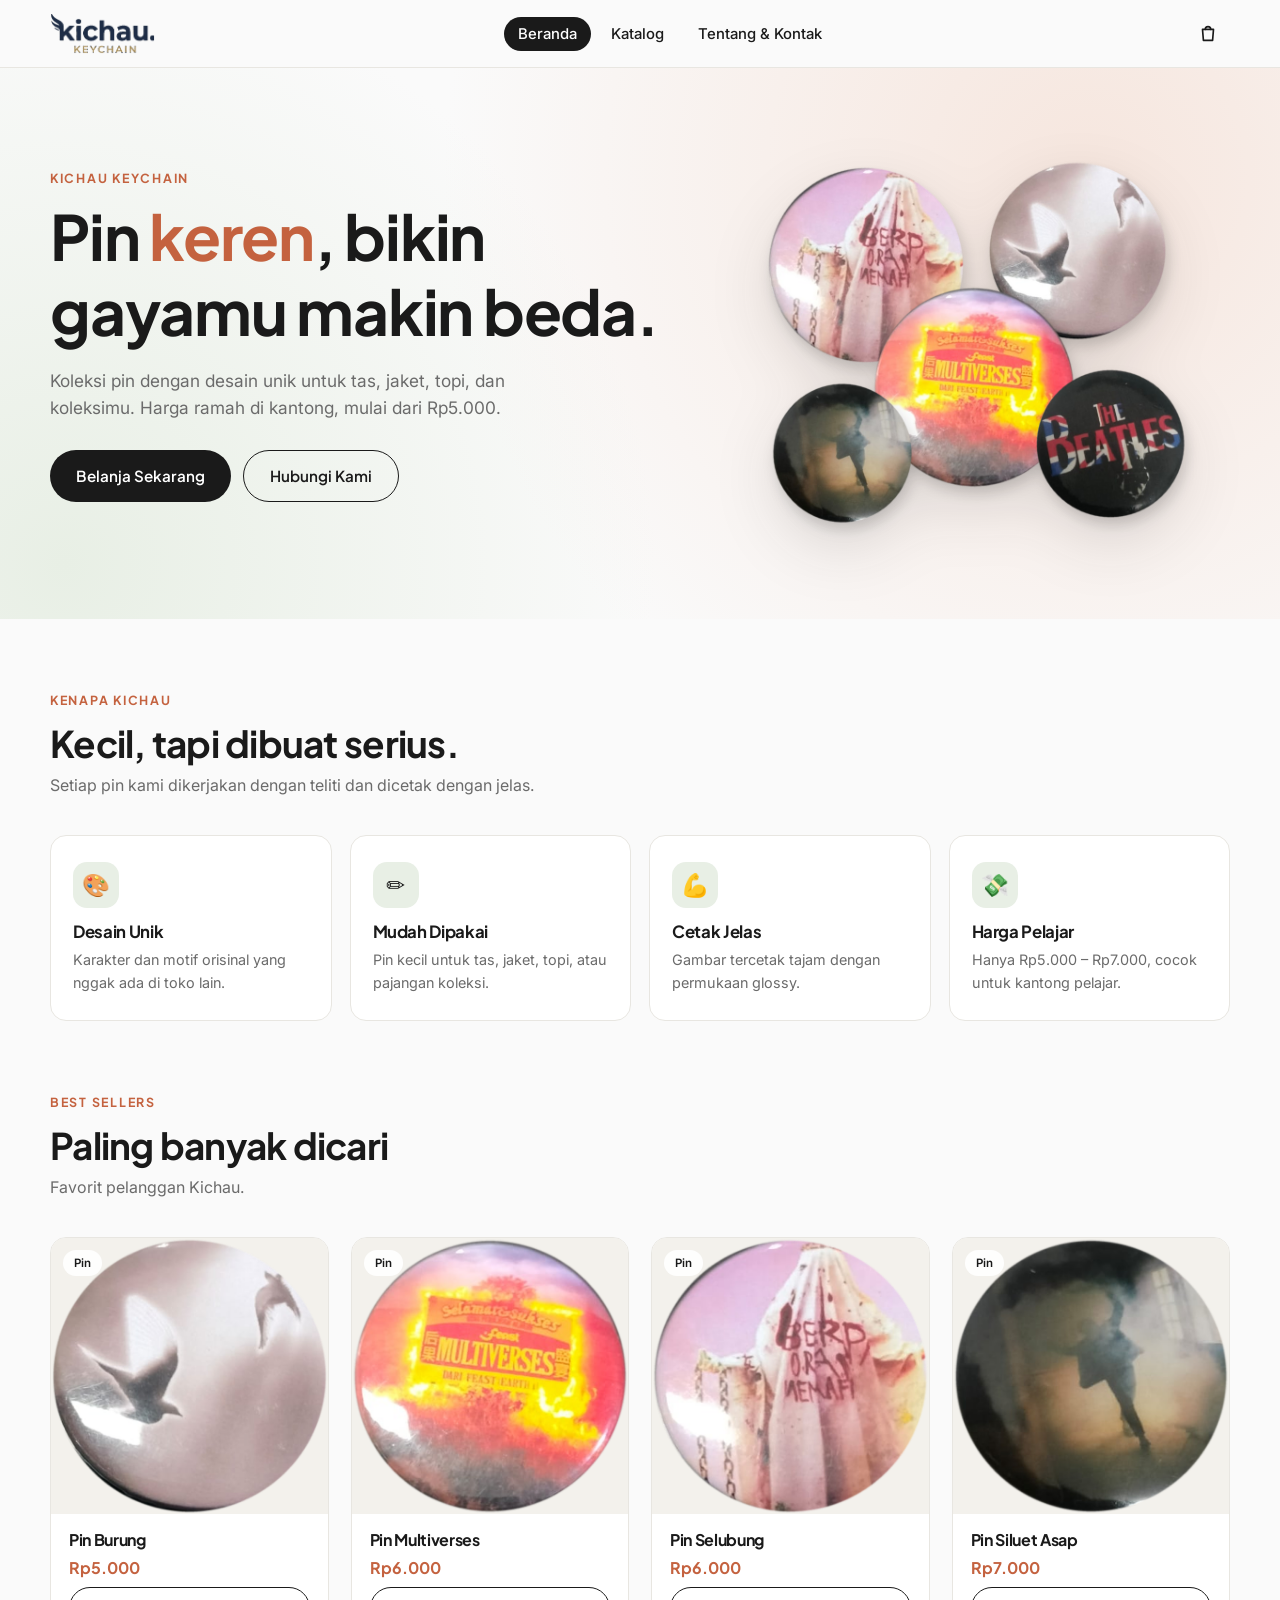
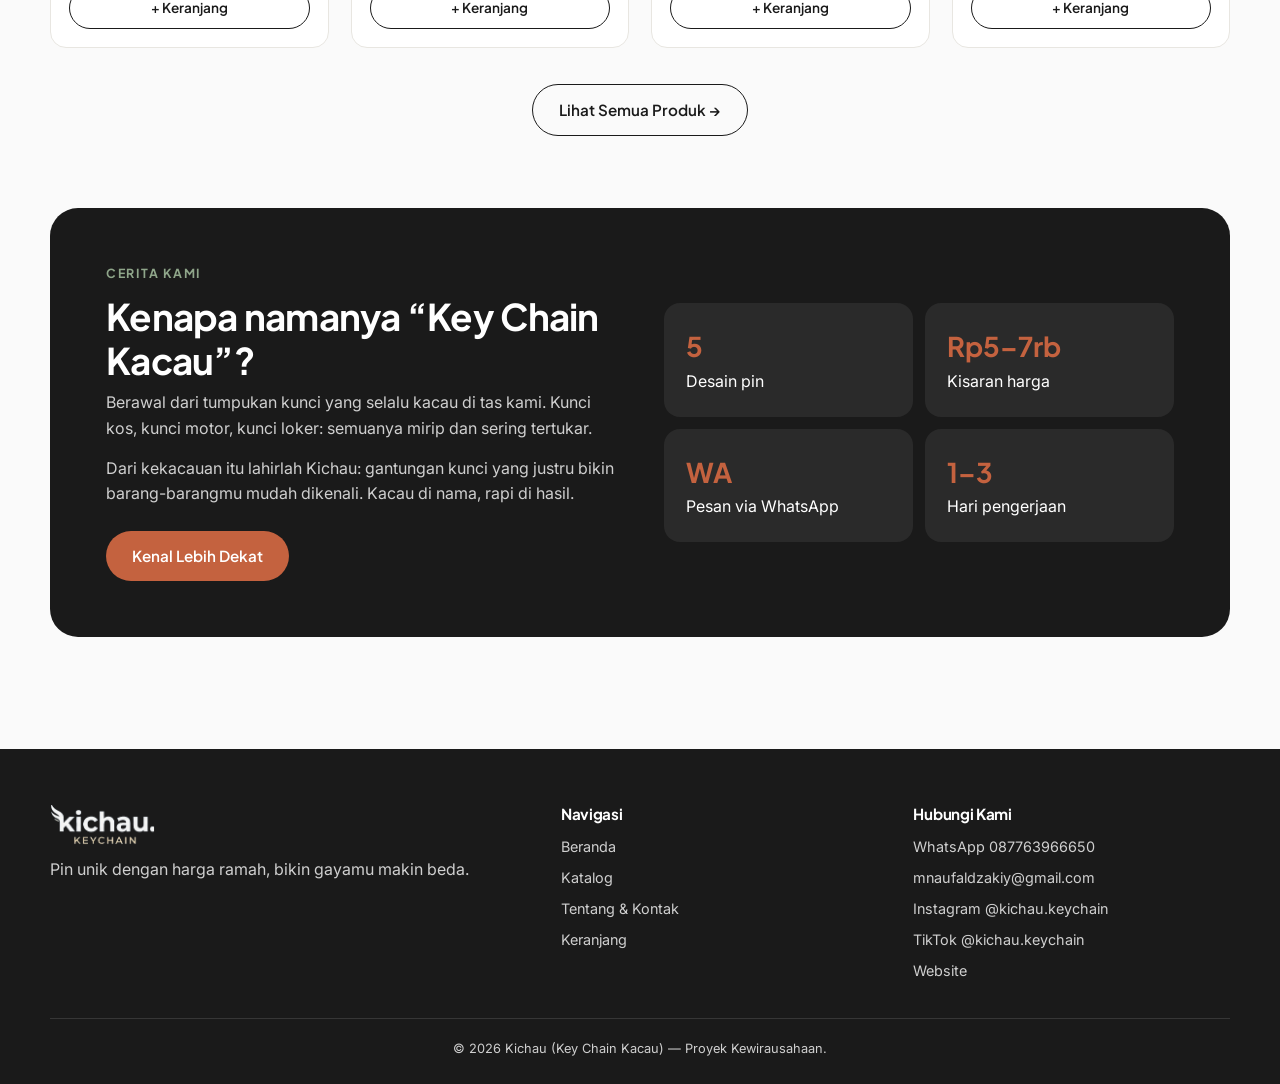
<file: index.html>
<!DOCTYPE html>
<html lang="id">
<head>
  <meta charset="UTF-8">
  <meta name="viewport" content="width=device-width, initial-scale=1">
  <title>Kichau — Key Chain Kacau | Gantungan Kunci Unik & Custom</title>
  <meta name="description" content="Kichau menjual gantungan kunci unik, estetik, dan custom.">
  <link rel="icon" href="assets/images/favicon.png" type="image/png">
  <!-- Font Google: Plus Jakarta Sans (judul) & Inter (isi) -->
  <link rel="preconnect" href="https://fonts.googleapis.com">
  <link rel="preconnect" href="https://fonts.gstatic.com" crossorigin>
  <link href="https://fonts.googleapis.com/css2?family=Inter:wght@400;500;600&family=Plus+Jakarta+Sans:wght@600;700;800&display=swap" rel="stylesheet">
  <link rel="stylesheet" href="css/style.css">
</head>
<body data-page="beranda">
  <!-- Navbar disisipkan otomatis oleh main.js -->
  <div id="site-header"></div>

  <!-- ===== HERO ===== -->
  <header class="hero">
    <div class="container">
      <div>
        <span class="eyebrow">Kichau Keychain</span>
        <h1>Pin <em>keren</em>, bikin gayamu makin beda.</h1>
        <p>Koleksi pin dengan desain unik untuk tas, jaket, topi, dan koleksimu. Harga ramah di kantong, mulai dari Rp5.000.</p>
        <div class="hero-aksi">
          <a href="katalog.html" class="btn btn-primer">Belanja Sekarang</a>
          <a href="tentang-kontak.html" class="btn btn-garis">Hubungi Kami</a>
        </div>
      </div>
      <!-- Gambar melayang (animasi floating) -->
      <div class="hero-gambar"><img src="assets/images/hero-pin.png" alt="Koleksi pin Kichau"></div>
    </div>
  </header>

  <!-- ===== KEUNGGULAN ===== -->
  <section class="section">
    <div class="container">
      <span class="eyebrow reveal">Kenapa Kichau</span>
      <h2 class="section-judul reveal">Kecil, tapi dibuat serius.</h2>
      <p class="section-sub reveal">Setiap pin kami dikerjakan dengan teliti dan dicetak dengan jelas.</p>
      <div class="grid-keunggulan">
        <div class="kartu-fitur reveal"><div class="ikon">🎨</div><h3>Desain Unik</h3><p>Karakter dan motif orisinal yang nggak ada di toko lain.</p></div>
        <div class="kartu-fitur reveal"><div class="ikon">✏️</div><h3>Mudah Dipakai</h3><p>Pin kecil untuk tas, jaket, topi, atau pajangan koleksi.</p></div>
        <div class="kartu-fitur reveal"><div class="ikon">💪</div><h3>Cetak Jelas</h3><p>Gambar tercetak tajam dengan permukaan glossy.</p></div>
        <div class="kartu-fitur reveal"><div class="ikon">💸</div><h3>Harga Pelajar</h3><p>Hanya Rp5.000 – Rp7.000, cocok untuk kantong pelajar.</p></div>
      </div>
    </div>
  </section>

  <!-- ===== BEST SELLERS (diisi dari data-produk.js) ===== -->
  <section class="section" style="padding-top:0">
    <div class="container">
      <span class="eyebrow reveal">Best Sellers</span>
      <h2 class="section-judul reveal">Paling banyak dicari</h2>
      <p class="section-sub reveal">Favorit pelanggan Kichau.</p>
      <div class="grid-produk" id="best-sellers"></div>
      <div class="lihat-semua reveal"><a href="katalog.html" class="btn btn-garis">Lihat Semua Produk →</a></div>
    </div>
  </section>

  <!-- ===== CERITA DI BALIK NAMA ===== -->
  <section class="section" style="padding-top:0">
    <div class="container">
      <div class="cerita reveal">
        <div>
          <span class="eyebrow">Cerita Kami</span>
          <h2 class="section-judul">Kenapa namanya “Key Chain Kacau”?</h2>
          <p>Berawal dari tumpukan kunci yang selalu kacau di tas kami. Kunci kos, kunci motor, kunci loker: semuanya mirip dan sering tertukar.</p>
          <p>Dari kekacauan itu lahirlah Kichau: gantungan kunci yang justru bikin barang-barangmu mudah dikenali. Kacau di nama, rapi di hasil.</p>
          <a href="tentang-kontak.html" class="btn btn-aksen" style="margin-top:10px">Kenal Lebih Dekat</a>
        </div>
        <div class="cerita-kata">
          <div><strong>5</strong>Desain pin</div><div><strong>Rp5–7rb</strong>Kisaran harga</div>
          <div><strong>WA</strong>Pesan via WhatsApp</div><div><strong>1–3</strong>Hari pengerjaan</div>
        </div>
      </div>
    </div>
  </section>

  <div id="site-footer"></div>
  <!-- Data produk dulu, baru logika utama -->
  <script src="js/data-produk.js"></script>
  <script src="js/main.js"></script>
</body>
</html>
</file>
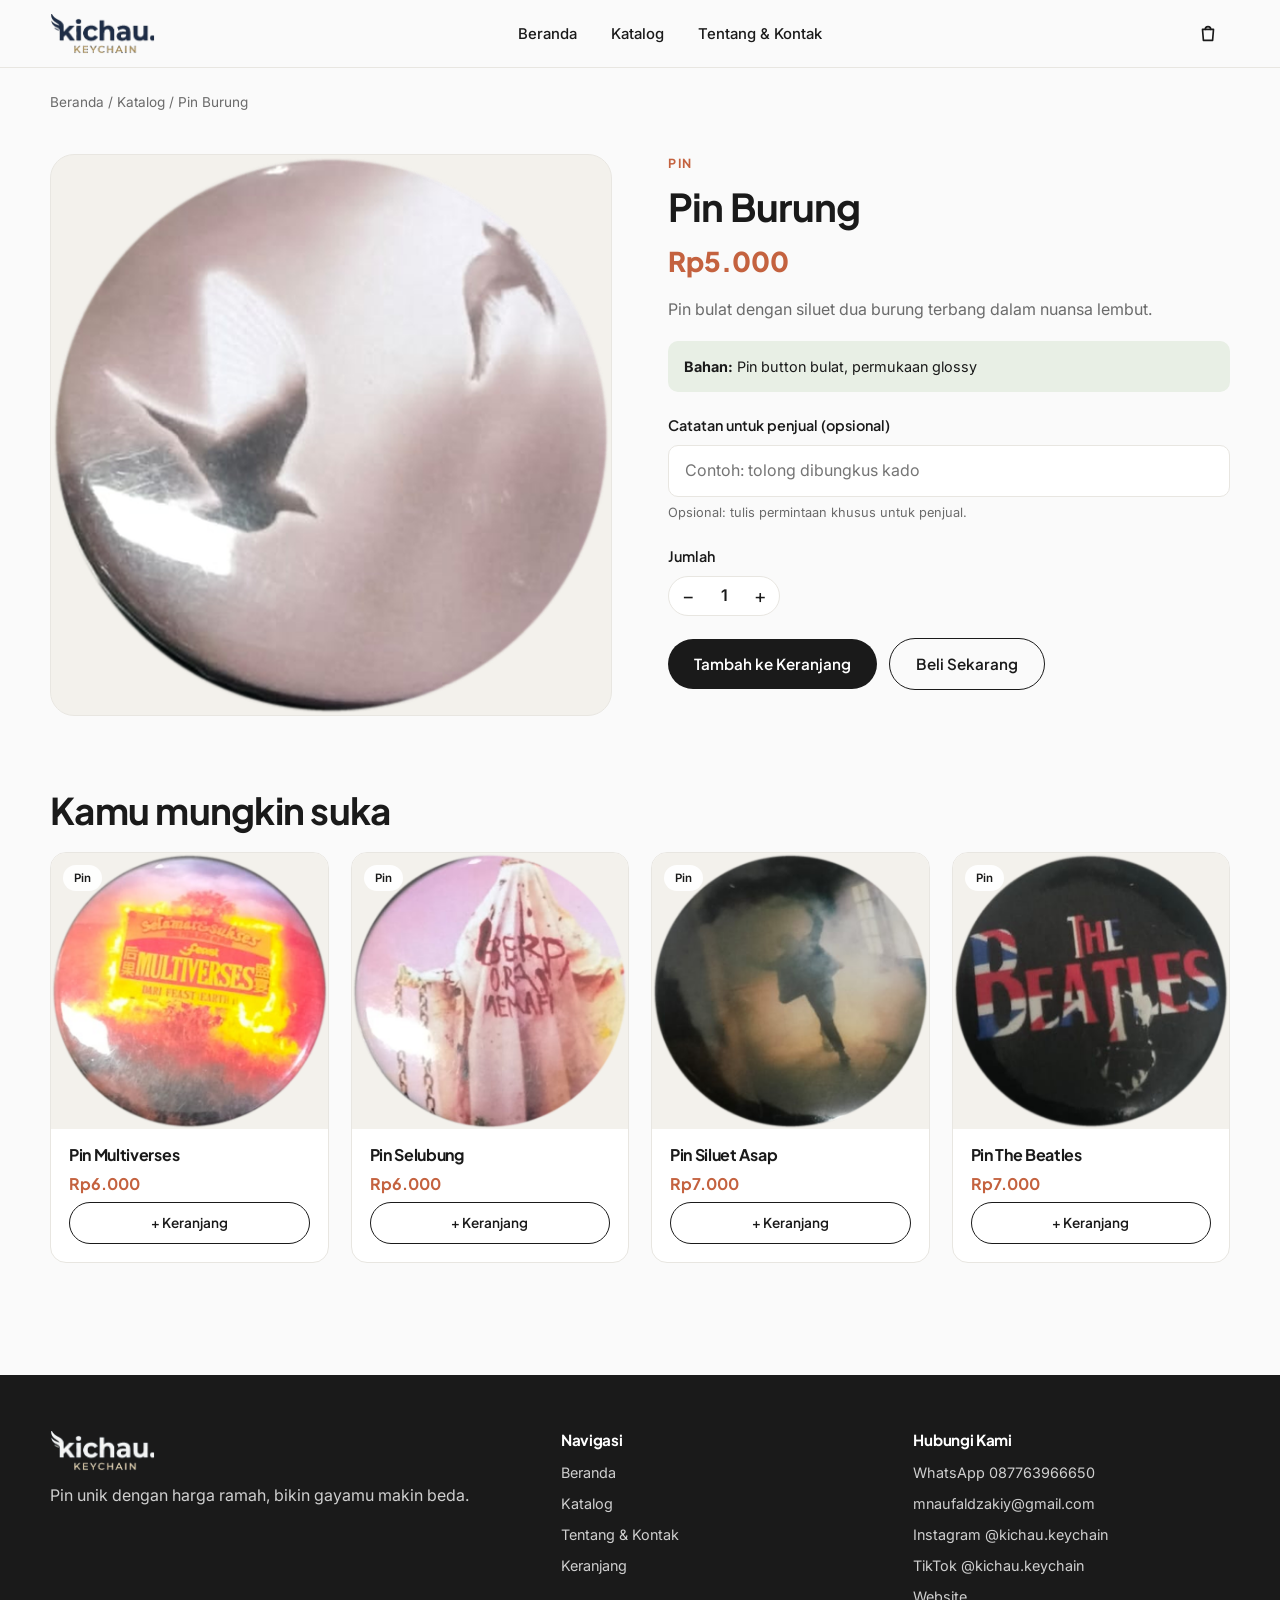
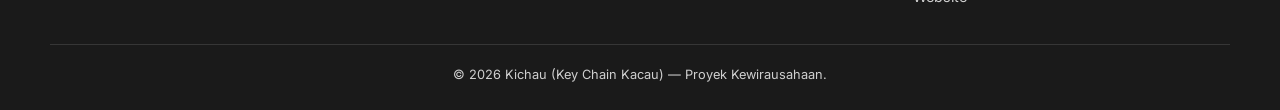
<file: detail-produk.html>
<!DOCTYPE html>
<html lang="id">
<head>
  <meta charset="UTF-8">
  <meta name="viewport" content="width=device-width, initial-scale=1">
  <title>Detail Produk — Kichau</title>
  <meta name="description" content="Detail gantungan kunci Kichau.">
  <link rel="icon" href="assets/images/favicon.png" type="image/png">
  <!-- Font Google: Plus Jakarta Sans (judul) & Inter (isi) -->
  <link rel="preconnect" href="https://fonts.googleapis.com">
  <link rel="preconnect" href="https://fonts.gstatic.com" crossorigin>
  <link href="https://fonts.googleapis.com/css2?family=Inter:wght@400;500;600&family=Plus+Jakarta+Sans:wght@600;700;800&display=swap" rel="stylesheet">
  <link rel="stylesheet" href="css/style.css">
</head>
<body data-page="detail" class="ada-aksi-bawah">
  <div id="site-header"></div>
  <main class="container">
    <div class="breadcrumb"><a href="index.html">Beranda</a> / <a href="katalog.html">Katalog</a> / <span id="bc-nama"></span></div>

    <!-- Tampilan split-screen: foto kiri, info kanan -->
    <section class="detail">
      <div class="detail-galeri">
        <div class="zoom-img"><img id="d-gambar" src="" alt=""></div>
      </div>

      <div class="detail-info">
        <span class="eyebrow" id="d-kategori"></span>
        <h1 id="d-nama"></h1>
        <div class="detail-harga" id="d-harga"></div>
        <p class="detail-desc" id="d-desc"></p>
        <div class="spek" id="d-bahan"></div>

        <!-- Pilihan variasi warna -->
        <div class="grup">
          <span class="label">Warna: <span id="d-warna-nama" style="font-weight:500"></span></span>
          <div class="swatch-wrap" id="d-warna"></div>
        </div>

        <!-- Kolom catatan / teks custom + pratinjau -->
        <div class="grup">
          <label class="label" for="catatan" id="label-catatan">Catatan</label>
          <input class="input" id="catatan" type="text" autocomplete="off">
          <p class="catatan-kecil">Opsional: tulis permintaan khusus untuk penjual.</p>
          <div id="preview-wrap" hidden>
            <div class="preview-custom"><div id="preview-box"></div></div>
          </div>
        </div>

        <!-- Jumlah -->
        <div class="grup">
          <span class="label">Jumlah</span>
          <div class="qty"><button id="qty-min" aria-label="Kurangi">−</button><span id="d-qty">1</span><button id="qty-plus" aria-label="Tambah">+</button></div>
        </div>

        <!-- Tombol (desktop) -->
        <div class="detail-aksi">
          <button class="btn btn-primer desktop-saja js-tambah">Tambah ke Keranjang</button>
          <button class="btn btn-garis desktop-saja js-beli">Beli Sekarang</button>
        </div>
      </div>
    </section>

    <section class="terkait">
      <h2 class="section-judul">Kamu mungkin suka</h2>
      <div class="grid-produk" id="terkait" style="margin-top:20px"></div>
    </section>
  </main>

  <!-- Sticky bottom action bar (khusus mobile) -->
  <div class="aksi-bawah">
    <div class="info"><small>Total</small><b id="bar-total">Rp0</b></div>
    <button class="btn btn-primer js-tambah">+ Keranjang</button>
    <button class="btn btn-aksen js-beli">Beli</button>
  </div>
  <div id="site-footer"></div>
  <!-- Data produk dulu, baru logika utama -->
  <script src="js/data-produk.js"></script>
  <script src="js/main.js"></script>
</body>
</html>
</file>
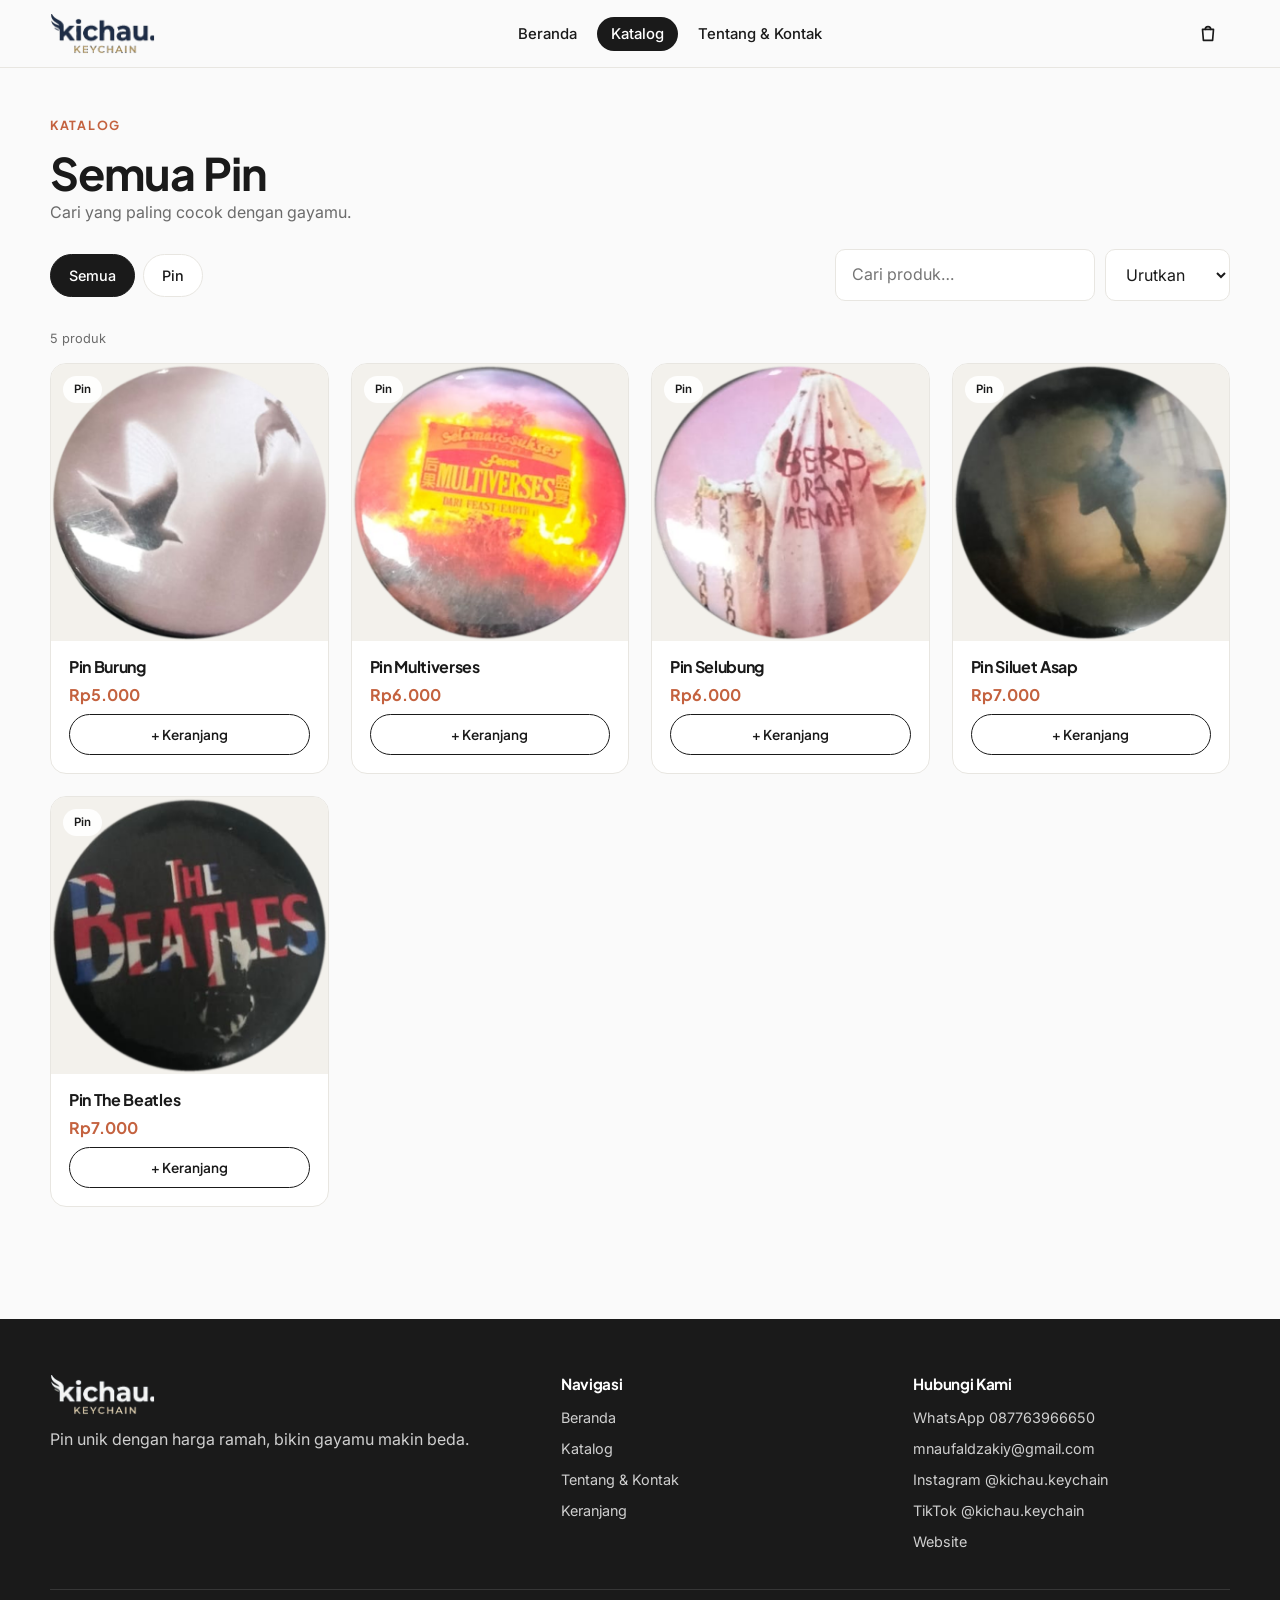
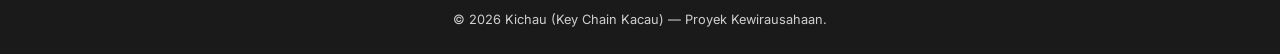
<file: katalog.html>
<!DOCTYPE html>
<html lang="id">
<head>
  <meta charset="UTF-8">
  <meta name="viewport" content="width=device-width, initial-scale=1">
  <title>Katalog — Kichau</title>
  <meta name="description" content="Daftar lengkap gantungan kunci Kichau.">
  <link rel="icon" href="assets/images/favicon.png" type="image/png">
  <!-- Font Google: Plus Jakarta Sans (judul) & Inter (isi) -->
  <link rel="preconnect" href="https://fonts.googleapis.com">
  <link rel="preconnect" href="https://fonts.gstatic.com" crossorigin>
  <link href="https://fonts.googleapis.com/css2?family=Inter:wght@400;500;600&family=Plus+Jakarta+Sans:wght@600;700;800&display=swap" rel="stylesheet">
  <link rel="stylesheet" href="css/style.css">
</head>
<body data-page="katalog">
  <div id="site-header"></div>
  <main class="container">
    <div class="page-header">
      <span class="eyebrow">Katalog</span>
      <h1>Semua Pin</h1>
      <p class="section-sub" style="margin-bottom:0">Cari yang paling cocok dengan gayamu.</p>
    </div>

    <!-- Filter kategori + pencarian + urutan -->
    <div class="toolbar">
      <div class="chip-wrap" id="chips"></div>
      <div class="toolbar-kanan">
        <input class="input" type="search" id="cari" placeholder="Cari produk…" aria-label="Cari produk">
        <select class="select" id="urut" aria-label="Urutkan">
          <option value="">Urutkan</option><option value="murah">Termurah</option><option value="mahal">Termahal</option>
        </select>
      </div>
    </div>
    <p id="jumlah-hasil" class="item-meta" style="margin-bottom:14px"></p>

    <!-- Grid produk (3–4 kolom di desktop, 2 kolom di mobile) -->
    <div class="grid-produk" id="grid-katalog" style="padding-bottom:72px"></div>
  </main>
  <div id="site-footer"></div>
  <!-- Data produk dulu, baru logika utama -->
  <script src="js/data-produk.js"></script>
  <script src="js/main.js"></script>
</body>
</html>
</file>
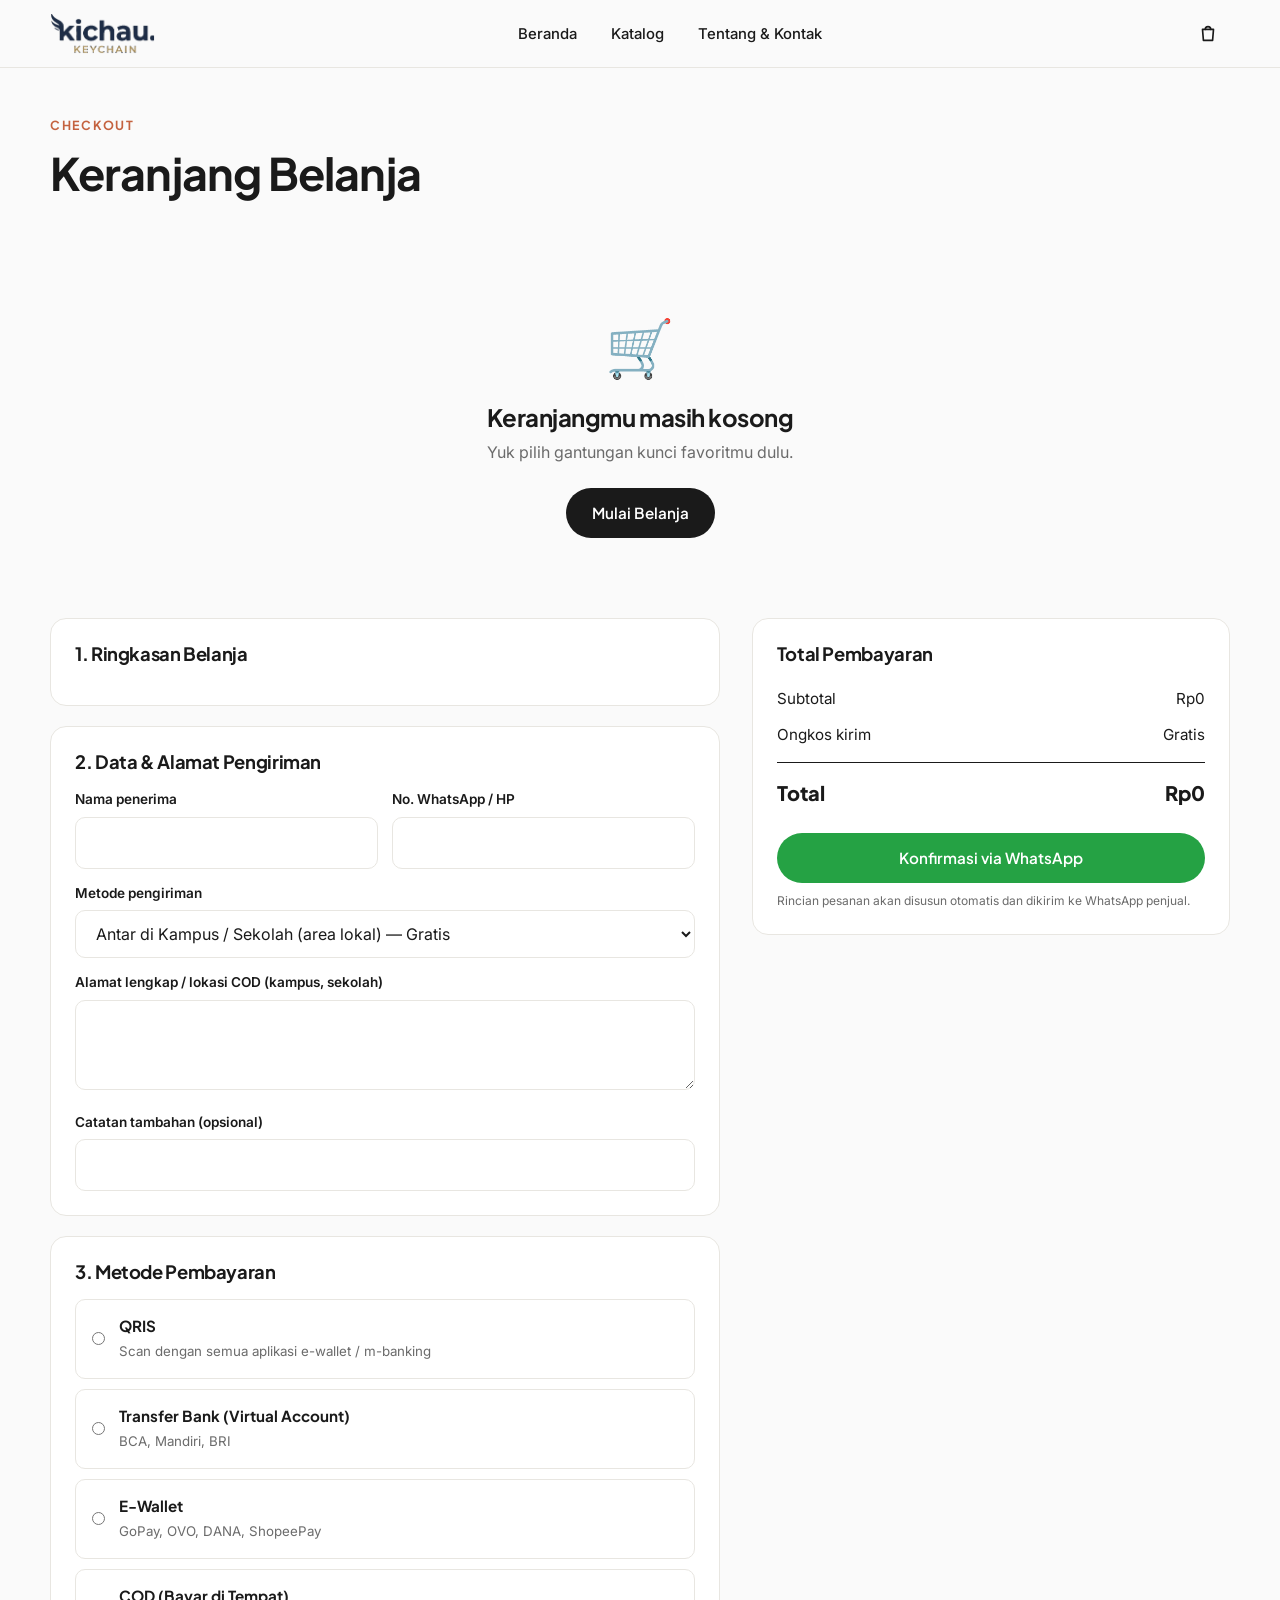
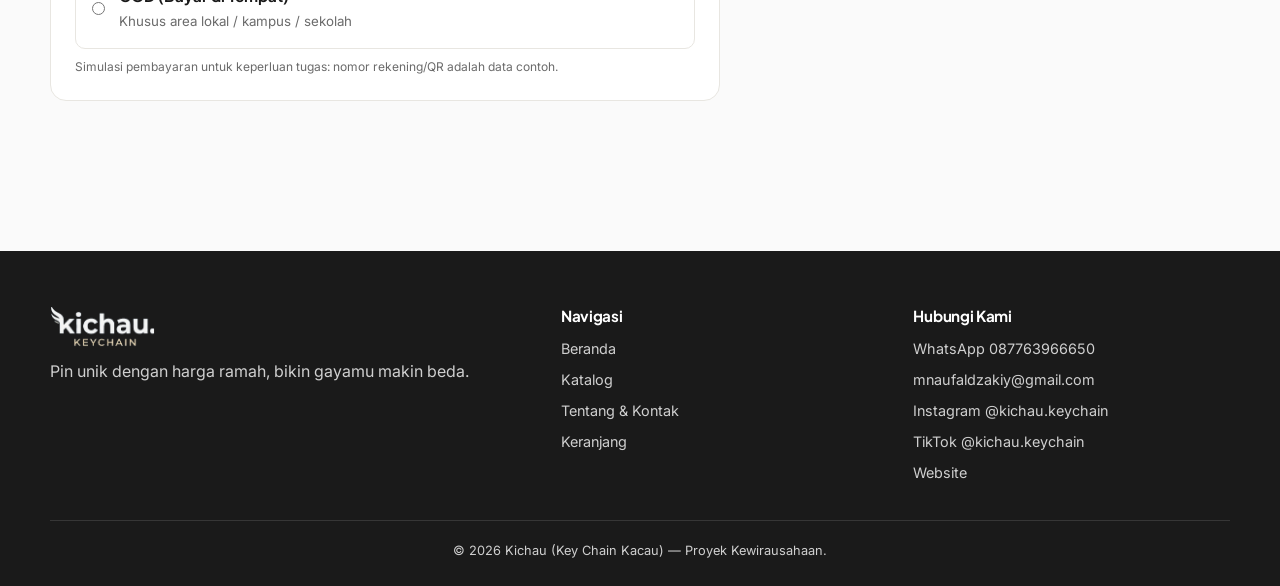
<file: keranjang.html>
<!DOCTYPE html>
<html lang="id">
<head>
  <meta charset="UTF-8">
  <meta name="viewport" content="width=device-width, initial-scale=1">
  <title>Keranjang & Checkout — Kichau</title>
  <meta name="description" content="Keranjang belanja dan checkout Kichau.">
  <link rel="icon" href="assets/images/favicon.png" type="image/png">
  <!-- Font Google: Plus Jakarta Sans (judul) & Inter (isi) -->
  <link rel="preconnect" href="https://fonts.googleapis.com">
  <link rel="preconnect" href="https://fonts.gstatic.com" crossorigin>
  <link href="https://fonts.googleapis.com/css2?family=Inter:wght@400;500;600&family=Plus+Jakarta+Sans:wght@600;700;800&display=swap" rel="stylesheet">
  <link rel="stylesheet" href="css/style.css">
</head>
<body data-page="keranjang">
  <div id="site-header"></div>
  <main class="container">
    <div class="page-header"><span class="eyebrow">Checkout</span><h1>Keranjang Belanja</h1></div>

    <!-- Tampil jika keranjang kosong -->
    <div class="keranjang-kosong" id="cart-kosong" hidden>
      <div class="emoji">🛒</div><h2>Keranjangmu masih kosong</h2>
      <p class="section-sub" style="margin:8px auto 22px">Yuk pilih gantungan kunci favoritmu dulu.</p>
      <a href="katalog.html" class="btn btn-primer">Mulai Belanja</a>
    </div>

    <!-- Tampil jika ada barang -->
    <div class="keranjang-layout" id="cart-ada" hidden>
      <div>
        <!-- 1. Daftar barang -->
        <div class="kotak"><h2>1. Ringkasan Belanja</h2><div id="cart-list"></div></div>

        <form id="form-checkout" novalidate>
          <!-- 2. Alamat pengiriman -->
          <div class="kotak">
            <h2>2. Data & Alamat Pengiriman</h2>
            <div class="form-grid">
              <div class="field"><label for="nama">Nama penerima</label><input class="input" id="nama" name="nama" autocomplete="name"><span class="error">Nama wajib diisi</span></div>
              <div class="field"><label for="hp">No. WhatsApp / HP</label><input class="input" id="hp" name="hp" type="tel" inputmode="tel" autocomplete="tel"><span class="error">Isi nomor HP yang valid</span></div>
              <div class="field penuh"><label for="pengiriman">Metode pengiriman</label><select class="select" id="pengiriman"></select></div>
              <div class="field penuh"><label for="alamat">Alamat lengkap / lokasi COD (kampus, sekolah)</label><textarea class="textarea" id="alamat" name="alamat"></textarea><span class="error">Alamat wajib diisi</span></div>
              <div class="field penuh"><label for="catatan">Catatan tambahan (opsional)</label><input class="input" id="catatan" name="catatan"></div>
            </div>
          </div>
          <!-- 3. Metode pembayaran -->
          <div class="kotak"><h2>3. Metode Pembayaran</h2><div class="bayar-opsi" id="metode"></div>
            <p class="catatan-sim">Simulasi pembayaran untuk keperluan tugas: nomor rekening/QR adalah data contoh.</p></div>
        </form>
      </div>

      <!-- Ringkasan total -->
      <aside class="ringkasan">
        <div class="kotak">
          <h2>Total Pembayaran</h2>
          <div class="baris-total"><span>Subtotal</span><span id="t-sub"></span></div>
          <div class="baris-total"><span>Ongkos kirim</span><span id="t-ongkir"></span></div>
          <div class="baris-total besar"><span>Total</span><span id="t-total"></span></div>
          <button class="btn btn-wa btn-blok desktop-tombol-bayar js-konfirmasi" style="margin-top:18px">Konfirmasi via WhatsApp</button>
          <p class="catatan-sim">Rincian pesanan akan disusun otomatis dan dikirim ke WhatsApp penjual.</p>
        </div>
      </aside>
    </div>
  </main>

  <!-- Sticky bottom action bar (mobile) -->
  <div class="aksi-bawah">
    <div class="info"><small>Total</small><b id="bar-total">Rp0</b></div>
    <button class="btn btn-wa js-konfirmasi">Konfirmasi via WA</button>
  </div>

  <!-- Modal QRIS -->
  <div class="modal-latar" id="modal-qris"><div class="modal">
    <h3>Bayar dengan QRIS</h3><p class="item-meta">Total <b id="qris-total"></b></p>
    <div class="qr-box" id="qr-box"></div>
    <p class="item-meta">Selesaikan pembayaran dalam</p><div class="timer" id="qris-timer">15:00</div>
    <p class="catatan-sim">QR ini hanya simulasi (bukan QR asli).</p>
    <button class="btn btn-primer btn-blok js-tutup-qris">Saya Sudah Bayar / Tutup</button>
  </div></div>

  <!-- Modal sukses -->
  <div class="modal-latar" id="modal-sukses"><div class="modal">
    <div style="font-size:3rem">🎉</div><h3>Pesanan disiapkan!</h3>
    <p class="item-meta">WhatsApp sudah terbuka dengan rincian pesananmu. Tekan kirim agar penjual memprosesnya.</p>
    <a href="index.html" class="btn btn-primer btn-blok">Kembali ke Beranda</a>
  </div></div>

  <div id="site-footer"></div>
  <!-- Data produk dulu, baru logika utama -->
  <script src="js/data-produk.js"></script>
  <script src="js/main.js"></script>
</body>
</html>
</file>
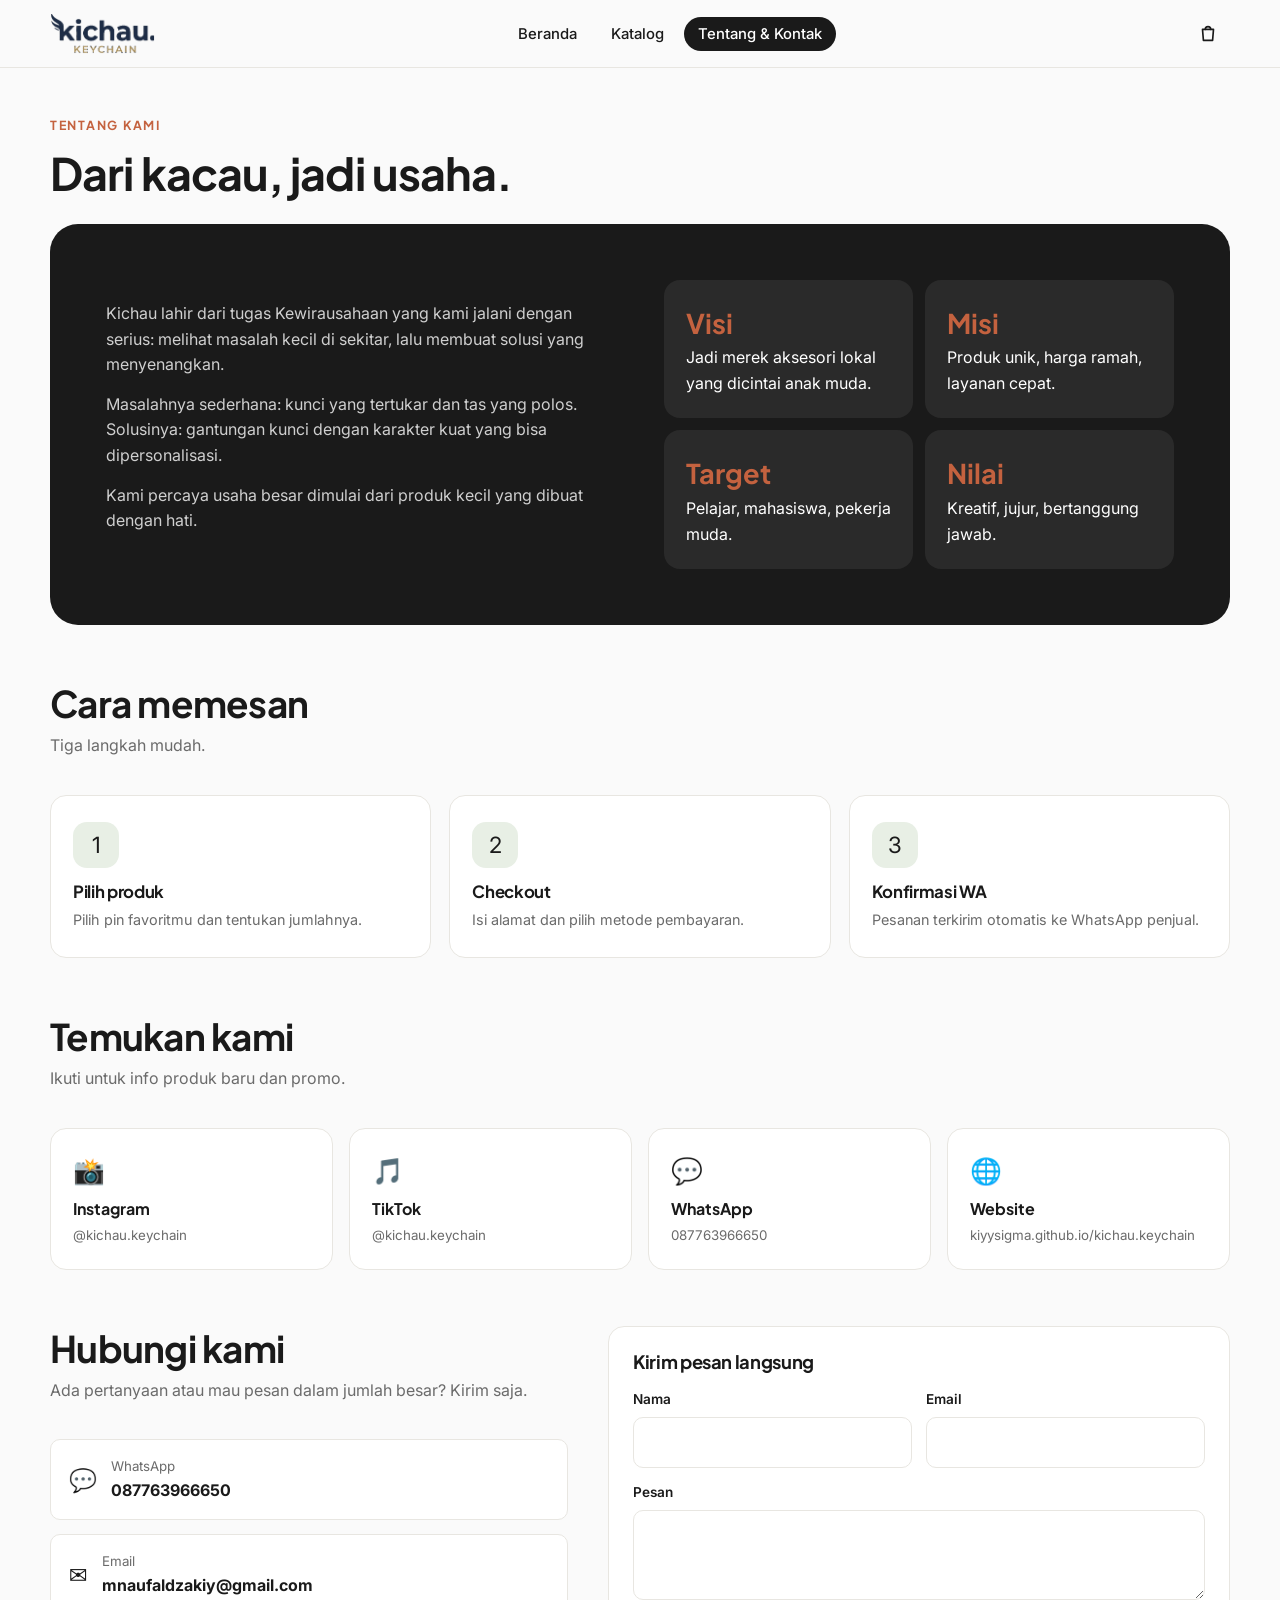
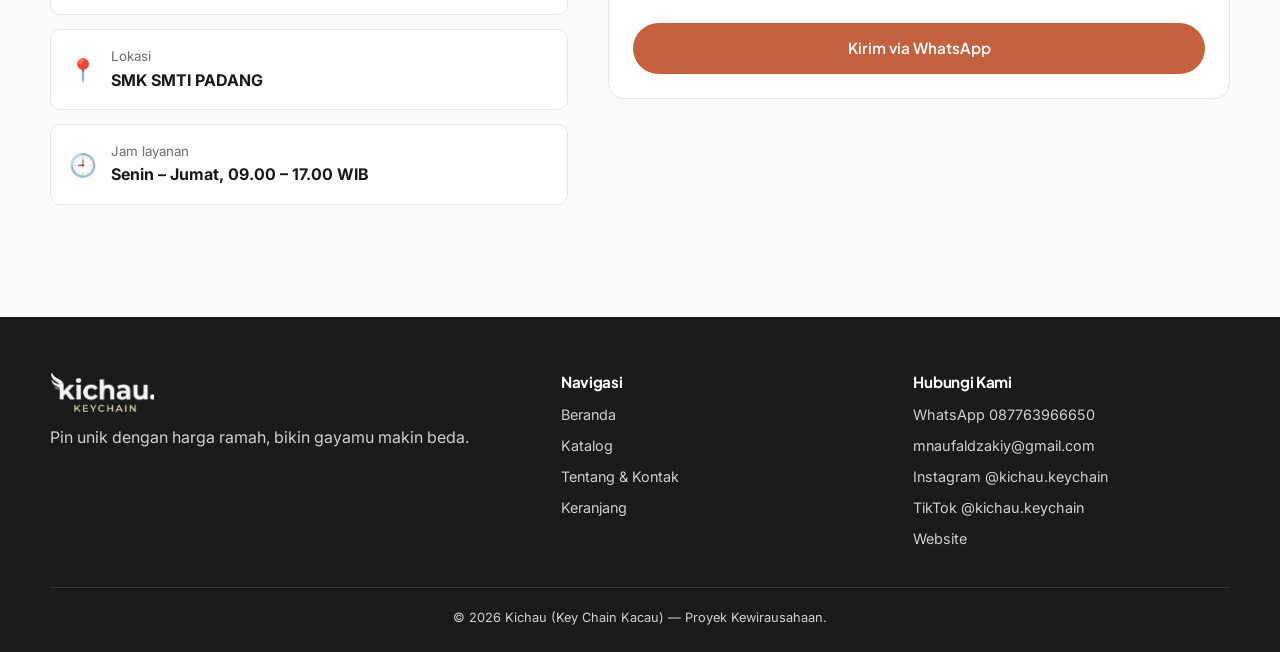
<file: tentang-kontak.html>
<!DOCTYPE html>
<html lang="id">
<head>
  <meta charset="UTF-8">
  <meta name="viewport" content="width=device-width, initial-scale=1">
  <title>Tentang & Kontak — Kichau</title>
  <meta name="description" content="Cerita Kichau, media sosial, dan kontak.">
  <link rel="icon" href="assets/images/favicon.png" type="image/png">
  <!-- Font Google: Plus Jakarta Sans (judul) & Inter (isi) -->
  <link rel="preconnect" href="https://fonts.googleapis.com">
  <link rel="preconnect" href="https://fonts.gstatic.com" crossorigin>
  <link href="https://fonts.googleapis.com/css2?family=Inter:wght@400;500;600&family=Plus+Jakarta+Sans:wght@600;700;800&display=swap" rel="stylesheet">
  <link rel="stylesheet" href="css/style.css">
</head>
<body data-page="kontak">
  <div id="site-header"></div>
  <main>
    <!-- ===== Tentang ===== -->
    <section class="container page-header">
      <span class="eyebrow">Tentang Kami</span>
      <h1>Dari kacau, jadi usaha.</h1>
    </section>
    <section class="container" style="padding-bottom:56px">
      <div class="cerita reveal">
        <div>
          <p>Kichau lahir dari tugas Kewirausahaan yang kami jalani dengan serius: melihat masalah kecil di sekitar, lalu membuat solusi yang menyenangkan.</p>
          <p>Masalahnya sederhana: kunci yang tertukar dan tas yang polos. Solusinya: gantungan kunci dengan karakter kuat yang bisa dipersonalisasi.</p>
          <p>Kami percaya usaha besar dimulai dari produk kecil yang dibuat dengan hati.</p>
        </div>
        <div class="cerita-kata">
          <div><strong>Visi</strong>Jadi merek aksesori lokal yang dicintai anak muda.</div>
          <div><strong>Misi</strong>Produk unik, harga ramah, layanan cepat.</div>
          <div><strong>Target</strong>Pelajar, mahasiswa, pekerja muda.</div>
          <div><strong>Nilai</strong>Kreatif, jujur, bertanggung jawab.</div>
        </div>
      </div>
    </section>

    <!-- ===== Cara pesan ===== -->
    <section class="container" style="padding-bottom:56px">
      <h2 class="section-judul reveal">Cara memesan</h2><p class="section-sub reveal">Tiga langkah mudah.</p>
      <div class="langkah">
        <div class="kartu-fitur reveal"><div class="ikon">1</div><h3>Pilih produk</h3><p>Pilih pin favoritmu dan tentukan jumlahnya.</p></div>
        <div class="kartu-fitur reveal"><div class="ikon">2</div><h3>Checkout</h3><p>Isi alamat dan pilih metode pembayaran.</p></div>
        <div class="kartu-fitur reveal"><div class="ikon">3</div><h3>Konfirmasi WA</h3><p>Pesanan terkirim otomatis ke WhatsApp penjual.</p></div>
      </div>
    </section>

    <!-- ===== Media sosial (diisi dari KONFIG di data-produk.js) ===== -->
    <section class="container" style="padding-bottom:56px">
      <h2 class="section-judul reveal">Temukan kami</h2><p class="section-sub reveal">Ikuti untuk info produk baru dan promo.</p>
      <div class="grid-sosial" id="sosial"></div>
    </section>

    <!-- ===== Kontak & formulir ===== -->
    <section class="container" style="padding-bottom:72px">
      <div class="kontak-layout">
        <div class="reveal">
          <h2 class="section-judul">Hubungi kami</h2><p class="section-sub">Ada pertanyaan atau mau pesan dalam jumlah besar? Kirim saja.</p>
          <div class="info-kontak">
            <a id="k-wa" href="#" target="_blank" rel="noopener"><span class="ik">💬</span><span><small>WhatsApp</small><b id="k-wa-teks"></b></span></a>
            <a id="k-email" href="#"><span class="ik">✉️</span><span><small>Email</small><b id="k-email-teks"></b></span></a>
            <div><span class="ik">📍</span><span><small>Lokasi</small><b id="k-alamat"></b></span></div>
            <div><span class="ik">🕘</span><span><small>Jam layanan</small><b id="k-jam"></b></span></div>
          </div>
        </div>
        <form class="kotak reveal" id="form-pesan">
          <h2>Kirim pesan langsung</h2>
          <div class="form-grid">
            <div class="field"><label for="p-nama">Nama</label><input class="input" id="p-nama" name="nama" required></div>
            <div class="field"><label for="p-email">Email</label><input class="input" id="p-email" name="email" type="email" required></div>
            <div class="field penuh"><label for="p-pesan">Pesan</label><textarea class="textarea" id="p-pesan" name="pesan" required></textarea></div>
          </div>
          <button class="btn btn-aksen btn-blok" style="margin-top:16px">Kirim via WhatsApp</button>
        </form>
      </div>
    </section>
  </main>
  <div id="site-footer"></div>
  <!-- Data produk dulu, baru logika utama -->
  <script src="js/data-produk.js"></script>
  <script src="js/main.js"></script>
</body>
</html>
</file>
<file: css/style.css>
/* =====================================================================
   STYLE.CSS — Kichau (Key Chain Kacau)
   Ubah tema cukup dari variabel :root di bawah ini.
   ===================================================================== */

/* ---------- 1. VARIABEL TEMA (warna, font, ukuran) ---------- */
:root {
  --warna-bg: #FAFAFA;          /* latar utama (off-white) */
  --warna-kartu: #FFFFFF;       /* latar kartu */
  --warna-teks: #1A1A1A;        /* teks utama (hitam arang) */
  --warna-teks-redup: #6B6B6B;  /* teks sekunder */
  --warna-aksen: #C4623F;       /* aksen terracotta */
  --warna-aksen-gelap: #A64E2F; /* aksen saat hover */
  --warna-aksen-2: #8FA68A;     /* aksen sage green */
  --warna-aksen-soft: #F6E6DE;  /* terracotta sangat muda */
  --warna-sage-soft: #E8EFE5;   /* sage sangat muda */
  --warna-garis: #E8E6E1;       /* garis/border */

  --font-judul: 'Plus Jakarta Sans', system-ui, sans-serif;
  --font-isi: 'Inter', system-ui, sans-serif;

  --radius: 16px;
  --radius-kecil: 10px;
  --bayangan: 0 6px 24px rgba(26, 26, 26, .07);
  --bayangan-hover: 0 14px 34px rgba(26, 26, 26, .13);
  --lebar-maks: 1180px;
  --tinggi-navbar: 68px;
}

/* ---------- 2. RESET & DASAR ---------- */
*, *::before, *::after { box-sizing: border-box; margin: 0; padding: 0; }
html { scroll-behavior: smooth; }
body {
  font-family: var(--font-isi); color: var(--warna-teks); background: var(--warna-bg);
  line-height: 1.6; -webkit-font-smoothing: antialiased;
}
img { max-width: 100%; display: block; }
a { color: inherit; text-decoration: none; }
button, input, select, textarea { font: inherit; color: inherit; }
button { cursor: pointer; border: 0; background: none; }
h1, h2, h3, h4 { font-family: var(--font-judul); line-height: 1.2; letter-spacing: -.02em; }
.container { width: min(var(--lebar-maks), 100% - 40px); margin-inline: auto; }
.section { padding: 72px 0; }
.section-judul { font-size: clamp(1.6rem, 3.2vw, 2.3rem); margin-bottom: 8px; }
.section-sub { color: var(--warna-teks-redup); max-width: 560px; margin-bottom: 36px; }
.eyebrow { font-family: var(--font-judul); font-size: .78rem; font-weight: 700; letter-spacing: .14em; text-transform: uppercase; color: var(--warna-aksen); margin-bottom: 10px; display: block; }

/* ---------- 3. TOMBOL (hover, lift, ripple) ---------- */
.btn {
  position: relative; overflow: hidden; display: inline-flex; align-items: center; justify-content: center; gap: 8px;
  padding: 13px 26px; border-radius: 999px; font-family: var(--font-judul); font-weight: 600; font-size: .95rem;
  transition: background .3s, color .3s, transform .25s, box-shadow .3s, border-color .3s;
}
.btn:hover { transform: translateY(-3px) scale(1.02); box-shadow: var(--bayangan-hover); }
.btn:active { transform: translateY(0) scale(.98); }
.btn-primer { background: var(--warna-teks); color: #fff; }
.btn-primer:hover { background: var(--warna-aksen); }
.btn-aksen { background: var(--warna-aksen); color: #fff; }
.btn-aksen:hover { background: var(--warna-aksen-gelap); }
.btn-garis { border: 1.5px solid var(--warna-teks); color: var(--warna-teks); }
.btn-garis:hover { background: var(--warna-teks); color: #fff; }
.btn-wa { background: #25A244; color: #fff; }
.btn-wa:hover { background: #1c8636; }
.btn-blok { width: 100%; }
.btn-kecil { padding: 9px 16px; font-size: .85rem; }
/* efek ripple (elemen dibuat oleh main.js) */
.ripple { position: absolute; border-radius: 50%; background: rgba(255,255,255,.45); transform: scale(0); animation: ripple .6s ease-out; pointer-events: none; }
@keyframes ripple { to { transform: scale(4); opacity: 0; } }

/* ---------- 4. NAVBAR (sticky) + DRAWER MOBILE ---------- */
.navbar { position: sticky; top: 0; z-index: 50; height: var(--tinggi-navbar); background: rgba(250,250,250,.88); backdrop-filter: blur(12px); border-bottom: 1px solid var(--warna-garis); }
.navbar .container { height: 100%; display: flex; align-items: center; justify-content: space-between; gap: 20px; }
.logo { display: flex; align-items: center; gap: 10px; font-family: var(--font-judul); font-weight: 800; font-size: 1.3rem; }
.logo img { height: 40px; width: auto; }
.nav-menu { display: flex; gap: 6px; list-style: none; }
.nav-menu a { padding: 8px 14px; border-radius: 999px; font-weight: 500; font-size: .93rem; transition: background .25s, color .25s; }
.nav-menu a:hover { background: var(--warna-aksen-soft); }
.nav-menu a.aktif { background: var(--warna-teks); color: #fff; }
.nav-aksi { display: flex; align-items: center; gap: 8px; }
.ikon-btn { position: relative; width: 44px; height: 44px; border-radius: 50%; display: grid; place-items: center; transition: background .25s; }
.ikon-btn:hover { background: var(--warna-aksen-soft); }
.ikon-btn svg { width: 22px; height: 22px; }
.badge-keranjang { position: absolute; top: 2px; right: 0; min-width: 20px; height: 20px; padding: 0 5px; border-radius: 999px; background: var(--warna-aksen); color: #fff; font-size: .72rem; font-weight: 700; display: grid; place-items: center; }
.badge-keranjang.hidden { display: none; }
.badge-keranjang.bounce { animation: bounce .6s; }
@keyframes bounce { 0%,100% { transform: scale(1); } 25% { transform: scale(1.7) translateY(-4px); } 50% { transform: scale(.85); } 75% { transform: scale(1.25); } }
.hamburger { display: none; }

.drawer-overlay { position: fixed; inset: 0; background: rgba(0,0,0,.4); opacity: 0; pointer-events: none; transition: opacity .3s; z-index: 60; }
.drawer { position: fixed; top: 0; right: 0; height: 100%; width: min(320px, 85%); background: var(--warna-bg); z-index: 70; transform: translateX(100%); transition: transform .35s cubic-bezier(.4,0,.2,1); padding: 24px; display: flex; flex-direction: column; gap: 6px; }
.drawer a { padding: 14px 16px; border-radius: var(--radius-kecil); font-family: var(--font-judul); font-weight: 600; font-size: 1.05rem; }
.drawer a.aktif { background: var(--warna-aksen-soft); color: var(--warna-aksen); }
.drawer-tutup { align-self: flex-end; margin-bottom: 10px; }
body.drawer-buka .drawer { transform: none; }
body.drawer-buka .drawer-overlay { opacity: 1; pointer-events: auto; }

/* ---------- 5. HERO ---------- */
.hero { padding: 56px 0 72px; background: radial-gradient(circle at 85% 20%, var(--warna-aksen-soft), transparent 55%), radial-gradient(circle at 5% 90%, var(--warna-sage-soft), transparent 45%); }
.hero .container { display: grid; grid-template-columns: 1.1fr .9fr; align-items: center; gap: 40px; }
.hero h1 { font-size: clamp(2.2rem, 5.4vw, 3.9rem); margin-bottom: 18px; }
.hero h1 em { font-style: normal; color: var(--warna-aksen); }
.hero p { color: var(--warna-teks-redup); font-size: 1.08rem; max-width: 480px; margin-bottom: 28px; }
.hero-aksi { display: flex; gap: 12px; flex-wrap: wrap; }
.hero-gambar img { width: min(470px, 100%); margin-inline: auto; animation: floating 4.5s ease-in-out infinite; filter: drop-shadow(0 24px 30px rgba(26,26,26,.12)); }
@keyframes floating { 0%,100% { transform: translateY(0) rotate(-2deg); } 50% { transform: translateY(-18px) rotate(2deg); } }

/* ---------- 6. KEUNGGULAN & CERITA ---------- */
.grid-keunggulan { display: grid; grid-template-columns: repeat(4, 1fr); gap: 18px; }
.kartu-fitur { background: var(--warna-kartu); border: 1px solid var(--warna-garis); border-radius: var(--radius); padding: 26px 22px; transition: transform .3s, box-shadow .3s; }
.kartu-fitur:hover { transform: translateY(-6px); box-shadow: var(--bayangan); }
.kartu-fitur .ikon { width: 46px; height: 46px; border-radius: 14px; background: var(--warna-sage-soft); display: grid; place-items: center; font-size: 1.4rem; margin-bottom: 14px; }
.kartu-fitur h3 { font-size: 1.05rem; margin-bottom: 6px; }
.kartu-fitur p { color: var(--warna-teks-redup); font-size: .9rem; }
.cerita { display: grid; grid-template-columns: 1fr 1fr; gap: 48px; align-items: center; background: var(--warna-teks); color: #fff; border-radius: 28px; padding: 56px; }
.cerita p { color: #cfcfcf; margin-bottom: 14px; }
.cerita .eyebrow { color: var(--warna-aksen-2); }
.cerita-kata { display: grid; grid-template-columns: 1fr 1fr; gap: 12px; }
.cerita-kata div { background: rgba(255,255,255,.07); border-radius: var(--radius); padding: 22px; }
.cerita-kata strong { display: block; font-family: var(--font-judul); font-size: 1.7rem; color: var(--warna-aksen); }

/* ---------- 7. KARTU PRODUK & GRID KATALOG ---------- */
.grid-produk { display: grid; grid-template-columns: repeat(4, 1fr); gap: 22px; }
.kartu-produk { background: var(--warna-kartu); border: 1px solid var(--warna-garis); border-radius: var(--radius); overflow: hidden; display: flex; flex-direction: column; transition: transform .3s, box-shadow .3s; }
.kartu-produk:hover { transform: translateY(-6px); box-shadow: var(--bayangan-hover); }
.kartu-gambar { position: relative; overflow: hidden; aspect-ratio: 1; background: #f3f1ec; }
.kartu-gambar img, .zoom-img img { width: 100%; height: 100%; object-fit: cover; transition: transform .8s ease; } /* zoom perlahan */
.kartu-produk:hover .kartu-gambar img, .zoom-img:hover img { transform: scale(1.12); }
.tag-kategori { position: absolute; top: 12px; left: 12px; background: rgba(255,255,255,.92); padding: 4px 11px; border-radius: 999px; font-size: .72rem; font-weight: 600; }
.kartu-isi { padding: 16px 18px 18px; display: flex; flex-direction: column; gap: 6px; flex: 1; }
.kartu-isi h3 { font-size: 1rem; }
.harga { font-family: var(--font-judul); font-weight: 700; color: var(--warna-aksen); }
.kartu-isi .btn { margin-top: auto; }
.lihat-semua { text-align: center; margin-top: 36px; }

/* ---------- 8. KATALOG: TOOLBAR FILTER & PENCARIAN ---------- */
.page-header { padding: 48px 0 24px; }
.page-header h1 { font-size: clamp(1.9rem, 4vw, 2.8rem); }
.toolbar { display: flex; gap: 14px; flex-wrap: wrap; align-items: center; justify-content: space-between; margin-bottom: 28px; }
.chip-wrap { display: flex; gap: 8px; flex-wrap: wrap; }
.chip { padding: 9px 18px; border-radius: 999px; border: 1.5px solid var(--warna-garis); background: var(--warna-kartu); font-weight: 500; font-size: .9rem; transition: all .25s; }
.chip:hover { border-color: var(--warna-teks); }
.chip.aktif { background: var(--warna-teks); color: #fff; border-color: var(--warna-teks); }
.toolbar-kanan { display: flex; gap: 10px; flex-wrap: wrap; }
.input, .select, .textarea { width: 100%; padding: 12px 16px; border-radius: var(--radius-kecil); border: 1.5px solid var(--warna-garis); background: var(--warna-kartu); transition: border-color .25s, box-shadow .25s; }
.input:focus, .select:focus, .textarea:focus { outline: 0; border-color: var(--warna-aksen); box-shadow: 0 0 0 4px var(--warna-aksen-soft); }
.textarea { resize: vertical; min-height: 90px; }
.toolbar .input { width: 260px; }
.toolbar .select { width: auto; }
.kosong { text-align: center; padding: 70px 20px; color: var(--warna-teks-redup); grid-column: 1 / -1; }

/* ---------- 9. DETAIL PRODUK (split-screen) ---------- */
.detail { display: grid; grid-template-columns: 1fr 1fr; gap: 56px; padding: 40px 0 72px; align-items: start; }
.detail-galeri { position: sticky; top: calc(var(--tinggi-navbar) + 24px); }
.zoom-img { overflow: hidden; border-radius: 24px; aspect-ratio: 1; background: #f3f1ec; border: 1px solid var(--warna-garis); }
.breadcrumb { font-size: .85rem; color: var(--warna-teks-redup); padding-top: 24px; }
.breadcrumb a:hover { color: var(--warna-aksen); }
.detail-info h1 { font-size: clamp(1.7rem, 3.4vw, 2.4rem); margin: 6px 0 10px; }
.detail-harga { font-family: var(--font-judul); font-size: 1.7rem; font-weight: 800; color: var(--warna-aksen); margin-bottom: 14px; }
.detail-desc { color: var(--warna-teks-redup); margin-bottom: 18px; }
.spek { background: var(--warna-sage-soft); border-radius: var(--radius-kecil); padding: 14px 16px; font-size: .9rem; margin-bottom: 22px; }
.label { display: block; font-family: var(--font-judul); font-weight: 600; font-size: .9rem; margin-bottom: 8px; }
.grup { margin-bottom: 22px; }
.swatch-wrap { display: flex; gap: 10px; flex-wrap: wrap; }
.swatch { display: flex; align-items: center; gap: 8px; padding: 8px 14px 8px 8px; border: 1.5px solid var(--warna-garis); border-radius: 999px; background: var(--warna-kartu); font-size: .88rem; transition: all .25s; }
.swatch i { width: 24px; height: 24px; border-radius: 50%; border: 1px solid rgba(0,0,0,.15); }
.swatch:hover { border-color: var(--warna-teks); }
.swatch.aktif { border-color: var(--warna-aksen); background: var(--warna-aksen-soft); }
.qty { display: inline-flex; align-items: center; border: 1.5px solid var(--warna-garis); border-radius: 999px; background: var(--warna-kartu); }
.qty button { width: 38px; height: 38px; font-size: 1.2rem; border-radius: 50%; transition: background .2s; }
.qty button:hover { background: var(--warna-aksen-soft); }
.qty span { min-width: 34px; text-align: center; font-weight: 600; }
.preview-custom { background: repeating-conic-gradient(#f1efea 0 25%, #fafaf8 0 50%) 0 0 / 22px 22px; border-radius: var(--radius); padding: 20px; display: grid; place-items: center; border: 1px dashed var(--warna-garis); margin-top: 12px; }
.preview-custom svg { width: 230px; max-width: 100%; height: auto; filter: drop-shadow(0 10px 14px rgba(0,0,0,.15)); }
.catatan-kecil { font-size: .8rem; color: var(--warna-teks-redup); margin-top: 6px; }
.detail-aksi { display: flex; gap: 12px; align-items: center; flex-wrap: wrap; }
.terkait { padding-bottom: 72px; }

/* ---------- 10. KERANJANG & CHECKOUT ---------- */
.keranjang-layout { display: grid; grid-template-columns: 1.4fr 1fr; gap: 32px; align-items: start; padding-bottom: 90px; }
.kotak { background: var(--warna-kartu); border: 1px solid var(--warna-garis); border-radius: var(--radius); padding: 24px; margin-bottom: 20px; }
.kotak h2 { font-size: 1.15rem; margin-bottom: 16px; }
.item-cart { display: grid; grid-template-columns: 84px 1fr auto; gap: 16px; padding: 16px 0; border-bottom: 1px solid var(--warna-garis); align-items: center; }
.item-cart:last-child { border-bottom: 0; }
.item-cart img { width: 84px; height: 84px; border-radius: 12px; object-fit: cover; background: #f3f1ec; }
.item-cart h3 { font-size: .98rem; }
.item-meta { font-size: .8rem; color: var(--warna-teks-redup); }
.item-kanan { text-align: right; display: flex; flex-direction: column; gap: 8px; align-items: flex-end; }
.hapus { font-size: .8rem; color: var(--warna-teks-redup); text-decoration: underline; }
.hapus:hover { color: #c0392b; }
.baris-total { display: flex; justify-content: space-between; padding: 6px 0; font-size: .95rem; }
.baris-total.besar { font-family: var(--font-judul); font-weight: 800; font-size: 1.25rem; border-top: 1.5px solid var(--warna-teks); margin-top: 8px; padding-top: 14px; }
.form-grid { display: grid; grid-template-columns: 1fr 1fr; gap: 14px; }
.form-grid .penuh { grid-column: 1 / -1; }
.field label { display: block; font-size: .85rem; font-weight: 600; margin-bottom: 6px; }
.field .error { color: #c0392b; font-size: .78rem; display: none; margin-top: 4px; }
.field.invalid .input, .field.invalid .textarea { border-color: #c0392b; }
.field.invalid .error { display: block; }
.ringkasan { position: sticky; top: calc(var(--tinggi-navbar) + 20px); }
.bayar-opsi { display: grid; gap: 10px; }
.bayar-kartu { display: flex; align-items: center; gap: 14px; padding: 14px 16px; border: 1.5px solid var(--warna-garis); border-radius: var(--radius-kecil); cursor: pointer; transition: all .25s; background: var(--warna-kartu); }
.bayar-kartu:hover { border-color: var(--warna-teks); }
.bayar-kartu.aktif { border-color: var(--warna-aksen); background: var(--warna-aksen-soft); }
.bayar-kartu.nonaktif { opacity: .45; cursor: not-allowed; }
.bayar-kartu input { accent-color: var(--warna-aksen); }
.bayar-kartu b { font-family: var(--font-judul); display: block; font-size: .95rem; }
.bayar-kartu small { color: var(--warna-teks-redup); }
.sub-bayar { margin: 10px 0 4px 12px; padding-left: 14px; border-left: 3px solid var(--warna-aksen-2); display: grid; gap: 10px; }
.va-baris { display: flex; align-items: center; justify-content: space-between; gap: 10px; background: var(--warna-bg); border: 1px solid var(--warna-garis); border-radius: var(--radius-kecil); padding: 12px 14px; flex-wrap: wrap; }
.va-baris code { font-family: 'Inter', monospace; font-weight: 700; letter-spacing: .06em; }
.va-baris small { display: block; color: var(--warna-teks-redup); }
.ewallet-grid { display: grid; grid-template-columns: repeat(2, 1fr); gap: 10px; }
.ew-pilih { padding: 12px; border: 1.5px solid var(--warna-garis); border-radius: var(--radius-kecil); display: flex; align-items: center; gap: 10px; font-weight: 600; background: var(--warna-kartu); transition: all .25s; }
.ew-pilih i { width: 14px; height: 14px; border-radius: 50%; }
.ew-pilih.aktif { border-color: var(--warna-aksen); background: var(--warna-aksen-soft); }
.keranjang-kosong { text-align: center; padding: 80px 20px; }
.keranjang-kosong .emoji { font-size: 3.5rem; margin-bottom: 10px; }

/* ---------- 11. MODAL (QRIS & sukses) ---------- */
.modal-latar { position: fixed; inset: 0; background: rgba(0,0,0,.55); display: grid; place-items: center; z-index: 100; opacity: 0; pointer-events: none; transition: opacity .3s; padding: 20px; }
.modal-latar.buka { opacity: 1; pointer-events: auto; }
.modal { background: var(--warna-kartu); border-radius: 24px; padding: 30px; width: min(400px, 100%); text-align: center; transform: translateY(20px) scale(.96); transition: transform .3s; }
.modal-latar.buka .modal { transform: none; }
.modal h3 { font-size: 1.3rem; margin-bottom: 6px; }
.qr-box { width: 220px; height: 220px; margin: 16px auto; padding: 12px; background: #fff; border: 1px solid var(--warna-garis); border-radius: 16px; }
.qr-box svg { width: 100%; height: 100%; }
.timer { font-family: var(--font-judul); font-size: 1.8rem; font-weight: 800; color: var(--warna-aksen); }
.modal .btn { margin-top: 10px; }
.catatan-sim { font-size: .75rem; color: var(--warna-teks-redup); margin-top: 8px; }

/* ---------- 12. TENTANG & KONTAK ---------- */
.grid-sosial { display: grid; grid-template-columns: repeat(4, 1fr); gap: 16px; }
.kartu-sosial { display: flex; flex-direction: column; gap: 4px; padding: 22px; border-radius: var(--radius); background: var(--warna-kartu); border: 1px solid var(--warna-garis); transition: transform .3s, box-shadow .3s, border-color .3s; }
.kartu-sosial:hover { transform: translateY(-6px); box-shadow: var(--bayangan-hover); border-color: var(--warna-aksen); }
.kartu-sosial .ikon { font-size: 1.6rem; }
.kartu-sosial b { font-family: var(--font-judul); }
.kartu-sosial small { color: var(--warna-teks-redup); }
.kontak-layout { display: grid; grid-template-columns: 1fr 1.2fr; gap: 40px; align-items: start; }
.info-kontak { display: grid; gap: 14px; }
.info-kontak a, .info-kontak div { display: flex; gap: 14px; align-items: center; padding: 16px 18px; border-radius: var(--radius-kecil); background: var(--warna-kartu); border: 1px solid var(--warna-garis); transition: border-color .25s; }
.info-kontak a:hover { border-color: var(--warna-aksen); }
.info-kontak span.ik { font-size: 1.4rem; }
.info-kontak small { display: block; color: var(--warna-teks-redup); }
.langkah { display: grid; grid-template-columns: repeat(3, 1fr); gap: 18px; }

/* ---------- 13. FOOTER ---------- */
.footer { background: var(--warna-teks); color: #cfcfcf; padding: 56px 0 24px; margin-top: 40px; }
.footer-grid { display: grid; grid-template-columns: 1.5fr 1fr 1fr; gap: 36px; margin-bottom: 36px; }
.footer .logo { color: #fff; margin-bottom: 12px; }
.footer h4 { color: #fff; margin-bottom: 12px; font-size: .95rem; }
.footer ul { list-style: none; display: grid; gap: 8px; font-size: .9rem; }
.footer a:hover { color: var(--warna-aksen); }
.footer-bawah { border-top: 1px solid rgba(255,255,255,.12); padding-top: 20px; font-size: .8rem; text-align: center; }

/* ---------- 14. TOAST ---------- */
.toast-wrap { position: fixed; top: calc(var(--tinggi-navbar) + 14px); right: 18px; z-index: 200; display: grid; gap: 10px; }
.toast { background: var(--warna-teks); color: #fff; padding: 13px 20px; border-radius: 12px; font-size: .9rem; box-shadow: var(--bayangan-hover); display: flex; align-items: center; gap: 10px; animation: toastMasuk .4s ease forwards; }
.toast.keluar { animation: toastKeluar .35s ease forwards; }
@keyframes toastMasuk { from { opacity: 0; transform: translateX(40px); } to { opacity: 1; transform: none; } }
@keyframes toastKeluar { to { opacity: 0; transform: translateX(40px); } }

/* ---------- 15. SCROLL REVEAL (diaktifkan oleh Intersection Observer) ---------- */
.reveal { opacity: 0; transform: translateY(32px); transition: opacity .7s ease, transform .7s ease; }
.reveal.kiri { transform: translateX(-32px); }
.reveal.tampil { opacity: 1; transform: none; }

/* ---------- 16. STICKY BOTTOM ACTION BAR (khusus mobile) ---------- */
.aksi-bawah { display: none; }

/* ---------- 17. RESPONSIF ---------- */
@media (max-width: 1024px) {
  .grid-produk { grid-template-columns: repeat(3, 1fr); }
  .grid-keunggulan, .grid-sosial { grid-template-columns: repeat(2, 1fr); }
  .detail { gap: 32px; }
  .keranjang-layout { grid-template-columns: 1fr; }
  .ringkasan { position: static; }
}
@media (max-width: 768px) {
  .section { padding: 48px 0; }
  .nav-menu { display: none; }
  .hamburger { display: grid; }
  .hero { padding: 32px 0 48px; }
  .hero .container, .cerita, .kontak-layout, .detail, .footer-grid, .langkah { grid-template-columns: 1fr; }
  .hero-gambar { order: -1; }
  .hero-gambar img { width: 78%; }
  .cerita { padding: 32px 22px; border-radius: 22px; }
  .grid-produk { grid-template-columns: repeat(2, 1fr); gap: 12px; }
  .kartu-isi { padding: 12px; }
  .kartu-isi h3 { font-size: .88rem; }
  .kartu-isi .btn { padding: 9px 10px; font-size: .8rem; }
  .toolbar .input { width: 100%; }
  .toolbar-kanan { width: 100%; }
  .toolbar-kanan > * { flex: 1; }
  .detail { padding-top: 16px; }
  .detail-galeri { position: static; }
  .detail-aksi .desktop-saja { display: none; }
  .form-grid { grid-template-columns: 1fr; }
  .item-cart { grid-template-columns: 68px 1fr; }
  .item-cart img { width: 68px; height: 68px; }
  .item-kanan { grid-column: 1 / -1; flex-direction: row; justify-content: space-between; align-items: center; }
  .toast-wrap { left: 14px; right: 14px; }
  /* bar aksi menempel di bawah layar */
  .aksi-bawah { display: flex; position: fixed; left: 0; right: 0; bottom: 0; z-index: 40; background: rgba(255,255,255,.96); backdrop-filter: blur(10px); border-top: 1px solid var(--warna-garis); padding: 12px 20px calc(12px + env(safe-area-inset-bottom)); gap: 14px; align-items: center; justify-content: space-between; }
  .aksi-bawah .info small { display: block; color: var(--warna-teks-redup); font-size: .75rem; }
  .aksi-bawah .info b { font-family: var(--font-judul); font-size: 1.1rem; color: var(--warna-aksen); }
  body.ada-aksi-bawah { padding-bottom: 80px; }
  .desktop-tombol-bayar { display: none; }
}
@media (prefers-reduced-motion: reduce) {
  *, *::before, *::after { animation: none !important; transition: none !important; }
  .reveal { opacity: 1; transform: none; }
}
</file>
